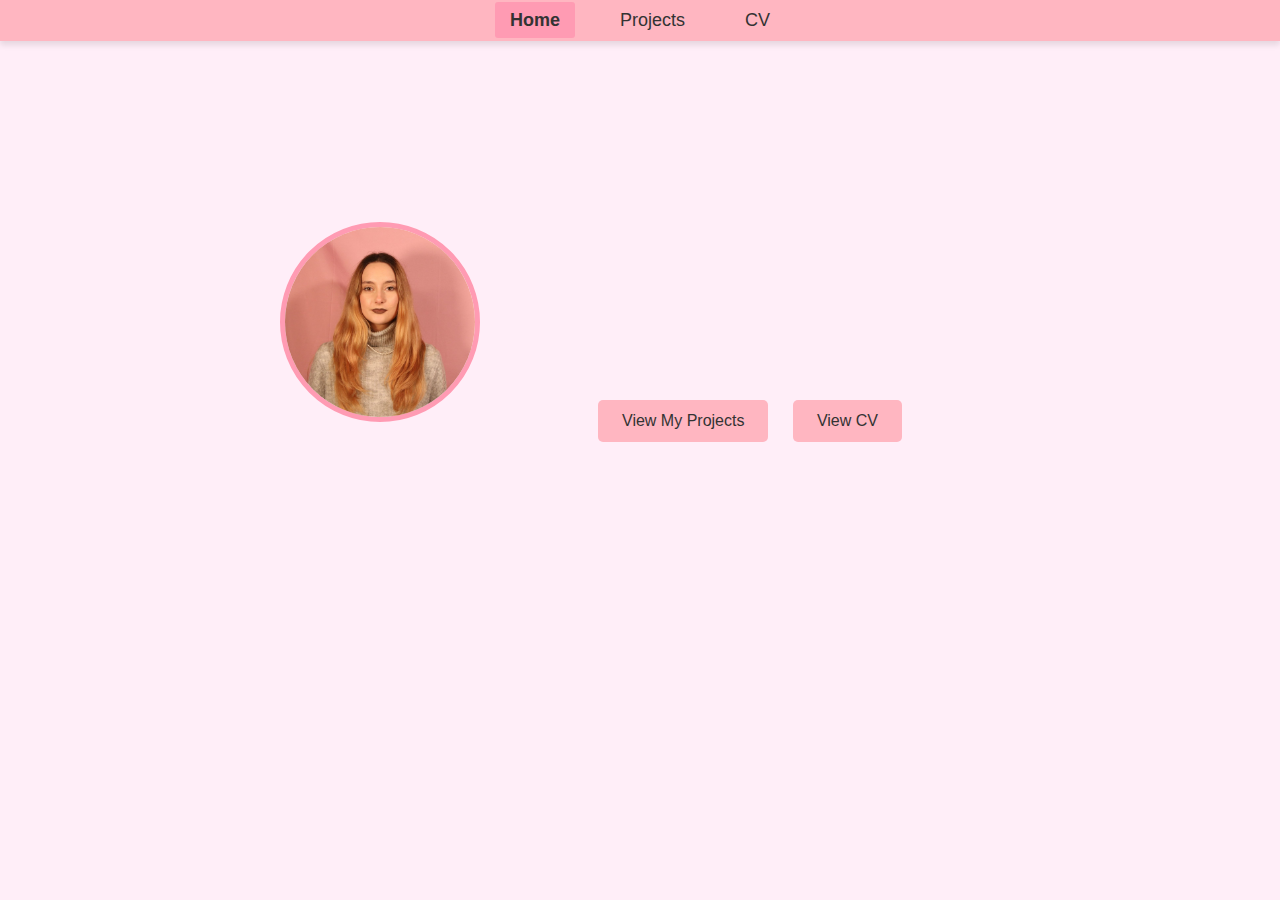
<file: index.html>
<!DOCTYPE html>
<html lang="en">
<head>
  <meta charset="UTF-8" />
  <meta name="viewport" content="width=device-width, initial-scale=1.0" />
  <title>Portfolio - Home</title>
  <link rel="stylesheet" href="styles.css" />
  <script src="script.js" defer></script>
</head>
<body>
  <nav>
    <ul>
      <li><a href="index.html">Home</a></li>
      <li><a href="projects.html">Projects</a></li>
      <li><a href="documents/cv.pdf">CV</a></li>
    </ul>
  </nav>

  <section class="home">
    <div class="profile">
      <img src="images/profile.jpg" alt="Your Name" />
      <div class="text-content">
        <h1 class="animated-text">Hello, I am <span class="name">Theodora Ioana Ionescu</span></h1>
        <p class="animated-subtext">
          Welcome to my portfolio! I am a passionate marketing enthusiast currently studying Creative Business at Breda University of Applied Sciences. 
        </p>
        <div class="buttons">
          <a href="projects.html" class="btn">View My Projects</a>
          <a href="documents/cv.pdf" class="btn">View CV</a>
        </div>
      </div>
    </div>
  </section>
</body>
</html>
</file>
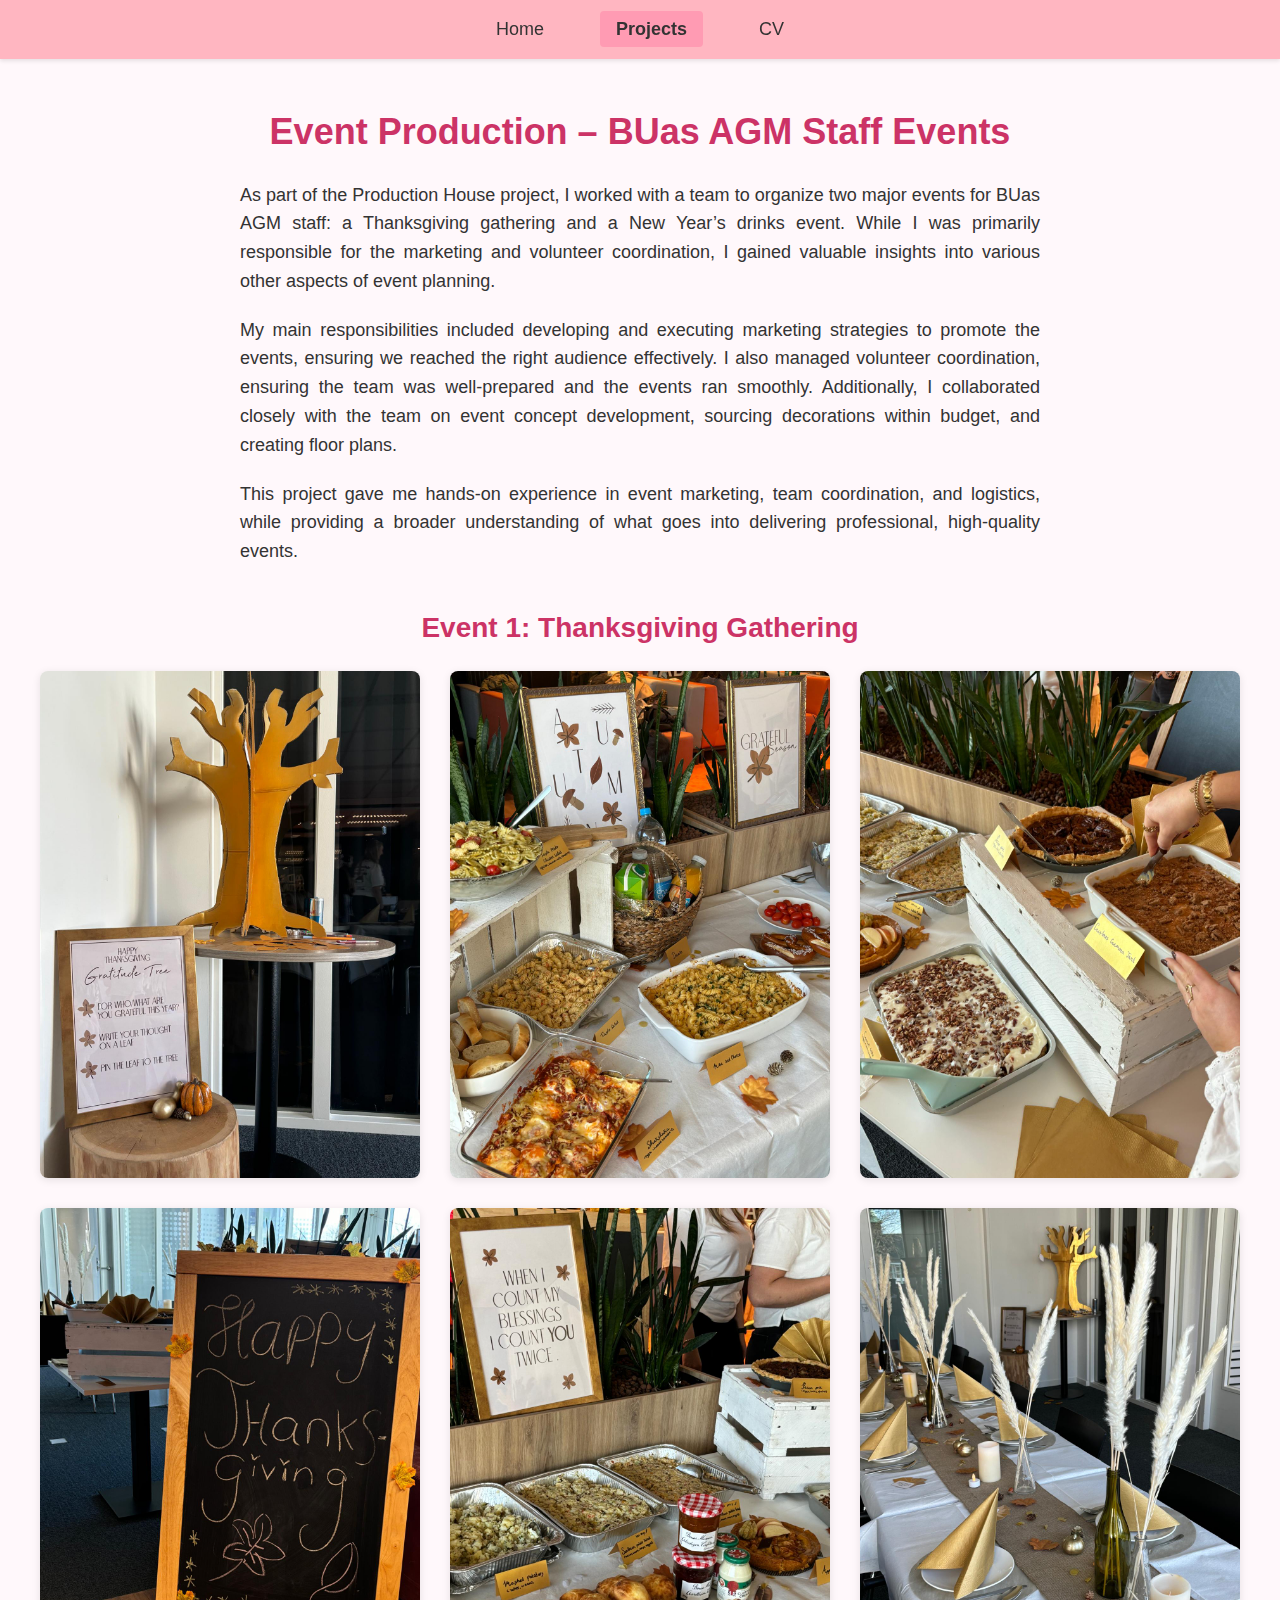
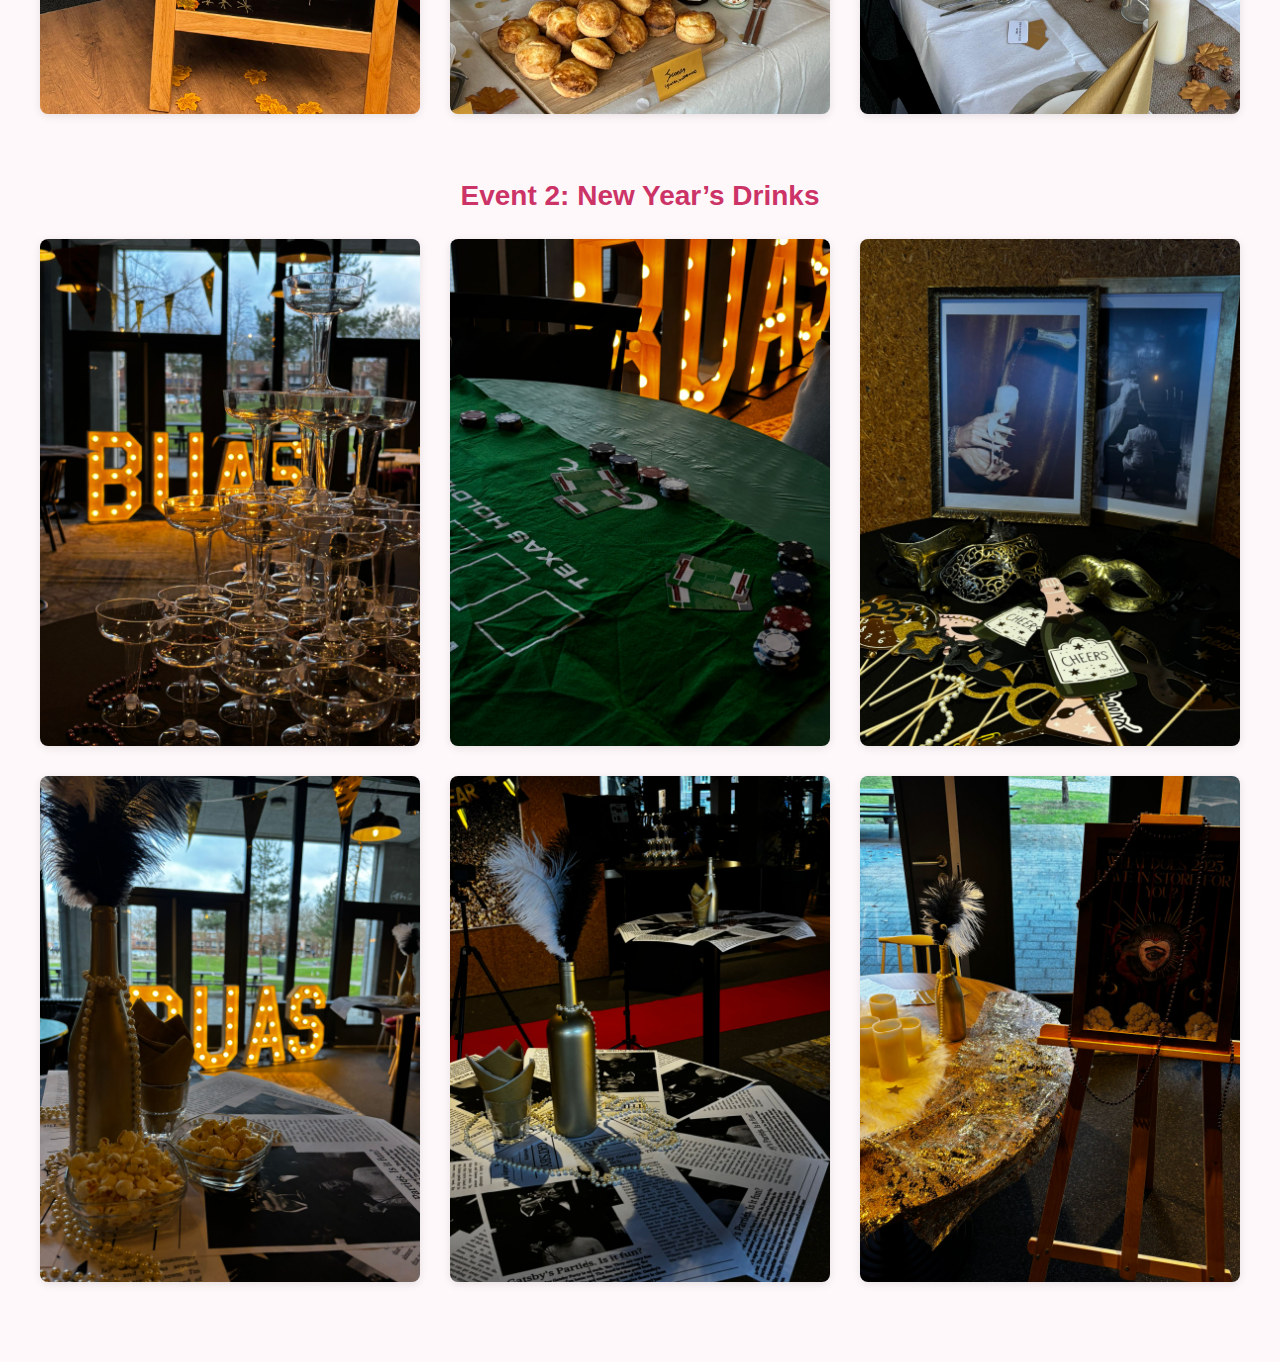
<file: projects-subpages/event-production.html>
<!DOCTYPE html>
<html lang="en">
<head>
  <meta charset="UTF-8" />
  <meta name="viewport" content="width=device-width, initial-scale=1.0" />
  <title>Event Management</title>
  <style>
    /* Global Styles */
    body {
      font-family: 'Helvetica Neue', Helvetica, Arial, sans-serif;
      background: #fff8fb;
      color: #333;
      margin: 0;
      padding: 0;
      line-height: 1.6;
    }
    a {
      text-decoration: none;
      color: inherit;
    }
    /* Navigation */
    nav {
      background: #ffb6c1;
      padding: 15px 0;
      text-align: center;
      position: sticky;
      top: 0;
      width: 100%;
      z-index: 1000;
      box-shadow: 0 2px 4px rgba(0,0,0,0.1);
    }
    nav ul {
      list-style: none;
      margin: 0;
      padding: 0;
      display: inline-flex;
    }
    nav ul li {
      margin: 0 20px;
    }
    nav ul li a {
      font-size: 18px;
      padding: 8px 16px;
      border-radius: 4px;
      transition: background 0.3s ease, transform 0.3s ease;
    }
    nav ul li a:hover,
    nav ul li a.active {
      background: #ff9bb3;
      transform: translateY(-2px);
      font-weight: 600;
    }
    /* Main Content Layout */
    .project4 {
      max-width: 1200px;
      margin: 0 auto;
      padding: 20px;
    }
    .project-text {
      text-align: center;
      margin-bottom: 40px;
    }
    .project-text h1 {
      font-size: 36px;
      margin-bottom: 20px;
      color: #cc3366;
    }
    .project-text p {
      font-size: 18px;
      max-width: 800px;
      margin: 0 auto 20px;
      text-align: justify;
    }
    /* Event Section Styles */
    .event-section {
      margin-bottom: 60px;
    }
    .event-section h2 {
      font-size: 28px;
      color: #cc3366;
      margin-bottom: 20px;
      text-align: center;
    }
    /* Photo Gallery Styles */
    .photo-gallery {
      display: grid;
      grid-template-columns: repeat(auto-fit, minmax(280px, 1fr));
      gap: 30px;
    }
    .photo-item {
      overflow: hidden;
      border-radius: 8px;
      box-shadow: 0 2px 8px rgba(0,0,0,0.1);
      transition: transform 0.3s ease, box-shadow 0.3s ease;
    }
    .photo-item img {
      width: 100%;
      display: block;
      transition: transform 0.3s ease;
    }
    .photo-item:hover {
      transform: translateY(-5px);
      box-shadow: 0 4px 12px rgba(0,0,0,0.2);
    }
    .photo-item:hover img {
      transform: scale(1.05);
    }
    /* Responsive Adjustments */
    @media (max-width: 768px) {
      .project-text h1 {
        font-size: 28px;
      }
      .project-text p {
        font-size: 16px;
      }
      .event-section h2 {
        font-size: 24px;
      }
    }
  </style>
</head>
<body>
  <nav>
    <ul>
      <li><a href="../index.html">Home</a></li>
      <li><a href="../projects.html" class="active">Projects</a></li>
      <li><a href="../documents/cv.pdf">CV</a></li>
    </ul>
  </nav>

  <section class="project4">
    <!-- Introductory Text Section -->
    <div class="project-text">
      <h1>Event Production – BUas AGM Staff Events</h1>
      <p>
        As part of the Production House project, I worked with a team to organize two major events for BUas AGM staff: a Thanksgiving gathering and a New Year’s drinks event. While I was primarily responsible for the marketing and volunteer coordination, I gained valuable insights into various other aspects of event planning.
      </p>
      <p>
        My main responsibilities included developing and executing marketing strategies to promote the events, ensuring we reached the right audience effectively. I also managed volunteer coordination, ensuring the team was well-prepared and the events ran smoothly. Additionally, I collaborated closely with the team on event concept development, sourcing decorations within budget, and creating floor plans.
      </p>
      <p>
        This project gave me hands-on experience in event marketing, team coordination, and logistics, while providing a broader understanding of what goes into delivering professional, high-quality events.
      </p>
    </div>

    <div class="event-section">
        <h2>Event 1: Thanksgiving Gathering</h2>
        <div class="photo-gallery">
            <div class="photo-item">
                <img src="../images/event_images/image-7.jpg" alt="Thanksgiving event image 1">
              </div>
              <div class="photo-item">
                <img src="../images/event_images/image-8.jpg" alt="Thanksgiving event image 2">
              </div>
              <div class="photo-item">
                <img src="../images/event_images/image-9.jpg" alt="Thanksgiving event image 3">
              </div>
              <div class="photo-item">
                <img src="../images/event_images/image-10.jpg" alt="Thanksgiving event image 4">
              </div>
              <div class="photo-item">
                <img src="../images/event_images/image-11.jpg" alt="Thanksgiving event image 5">
              </div>
              <div class="photo-item">
                <img src="../images/event_images/image-12.jpg" alt="Thanksgiving event image 6">
              </div>
        </div>
      </div>

    <!-- Event 1 Section -->
    <div class="event-section">
      <h2>Event 2: New Year’s Drinks</h2>
      <div class="photo-gallery">
        <div class="photo-item">
          <img src="../images/event_images/image-1.jpg" alt="New Year’s event image 1">
        </div>
        <div class="photo-item">
          <img src="../images/event_images/image-2.jpg" alt="New Year’s event image 2">
        </div>
        <div class="photo-item">
          <img src="../images/event_images/image-3.jpg" alt="New Year’s event image 3">
        </div>
        <div class="photo-item">
            <img src="../images/event_images/image-4.jpg" alt="New Year’s event image 4">
          </div>
          <div class="photo-item">
            <img src="../images/event_images/image-5.jpg" alt="New Year’s event image 5">
          </div>
          <div class="photo-item">
            <img src="../images/event_images/image-6.jpg" alt="New Year’s event image 6">
          </div>
      </div>
    </div>
  </section>
</body>
</html>
</file>
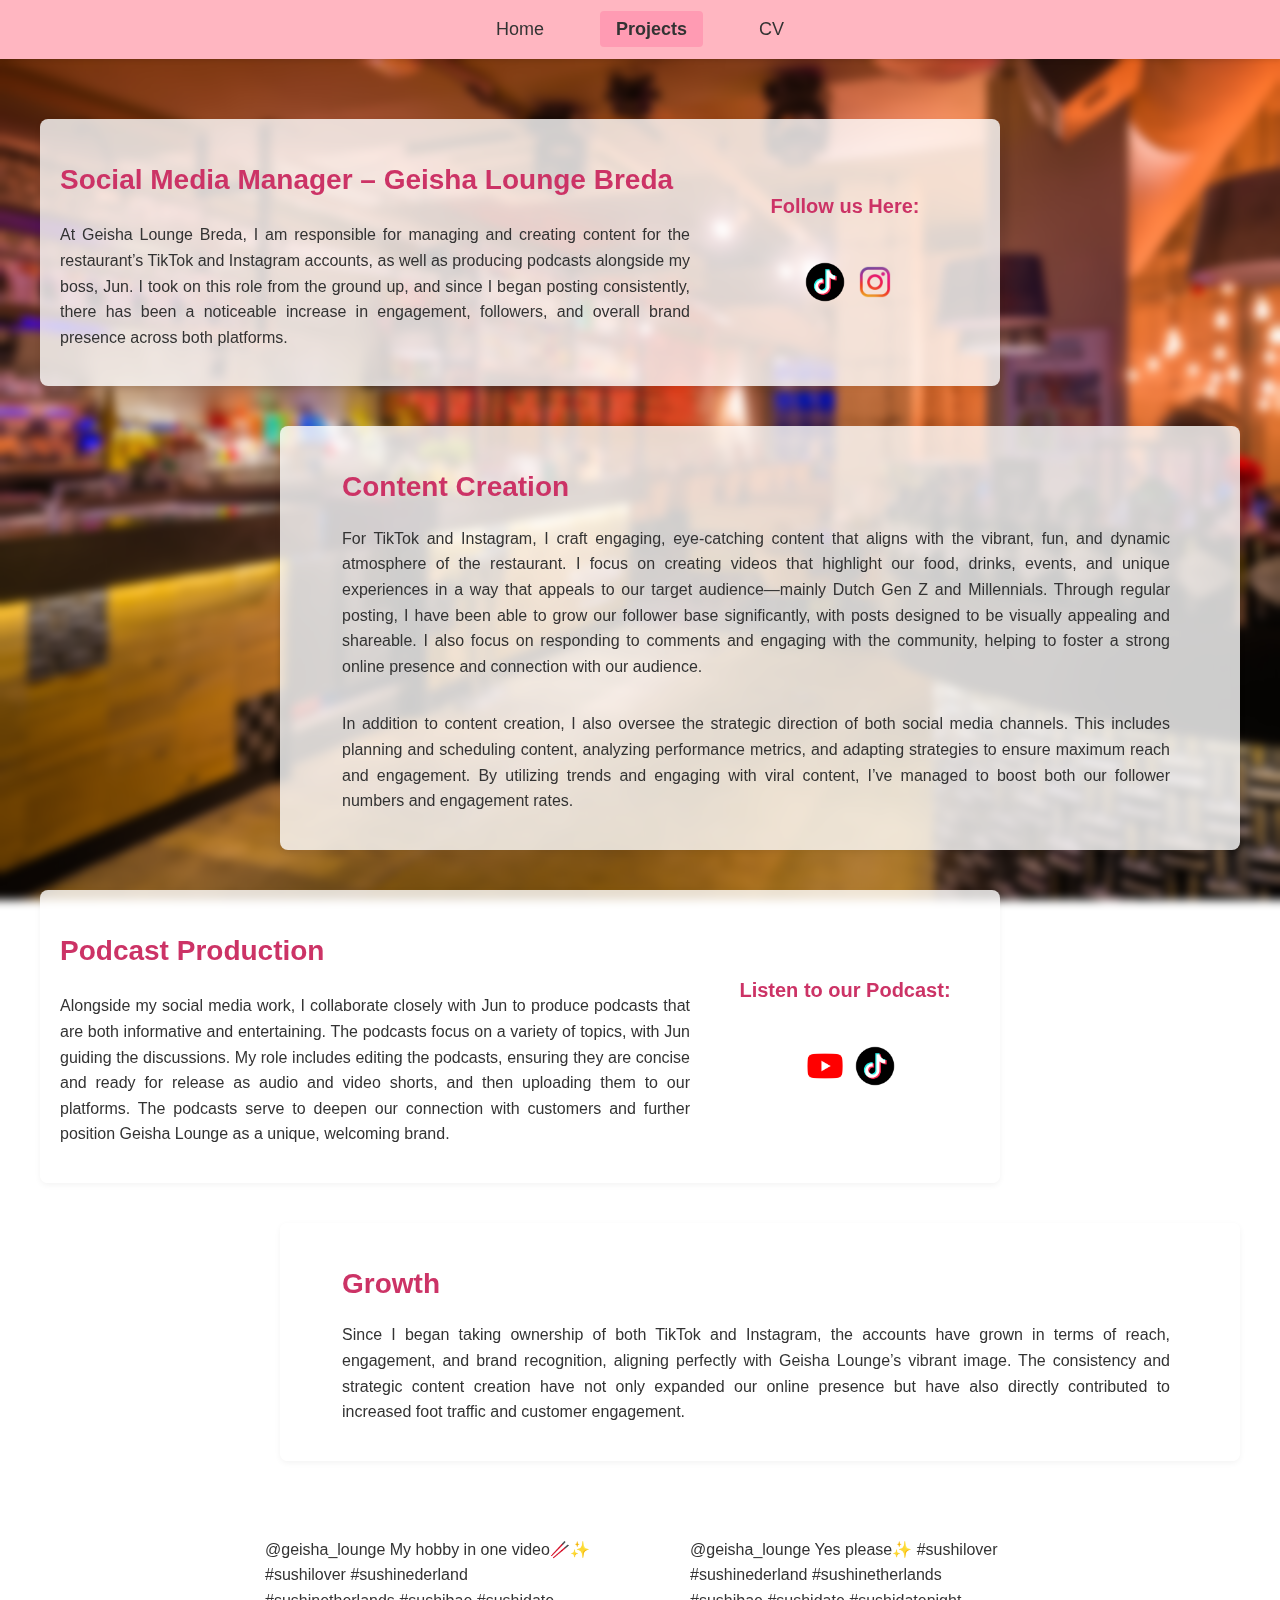
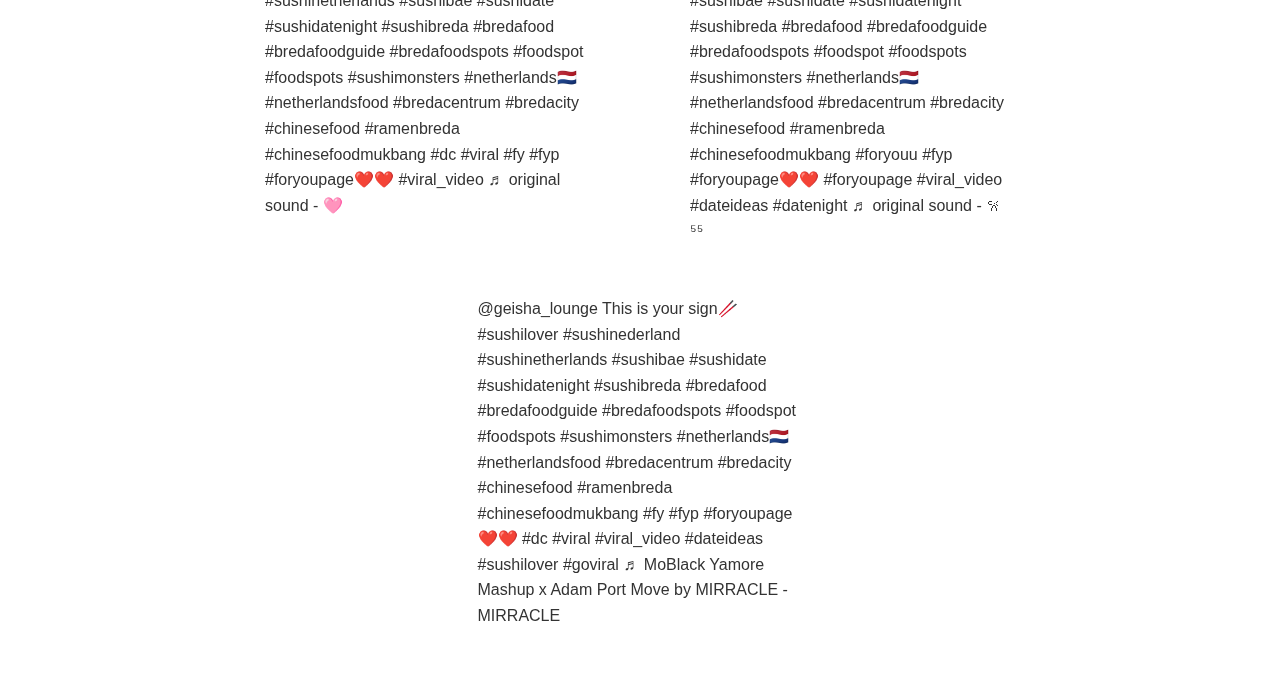
<file: projects-subpages/geisha.html>
<!DOCTYPE html>
<html lang="en">
<head>
  <meta charset="UTF-8" />
  <meta name="viewport" content="width=device-width, initial-scale=1.0"/>
  <title>Social Media Management – Restaurant</title>
  <style>
    body {
      font-family: 'Helvetica Neue', Helvetica, Arial, sans-serif;
      background: url('../images/geisha.jpg') no-repeat center center fixed;
      background-size: cover;
      color: #333;
      margin: 0;
      padding: 0;
      line-height: 1.6;
    }
    a {
      text-decoration: none;
      color: inherit;
    }
    nav {
      background: #ffb6c1;
      padding: 15px 0;
      text-align: center;
      position: sticky;
      top: 0;
      width: 100%;
      z-index: 1000;
      box-shadow: 0 2px 4px rgba(0, 0, 0, 0.1);
    }
    nav ul {
      list-style: none;
      margin: 0;
      padding: 0;
      display: inline-flex;
    }
    nav ul li {
      margin: 0 20px;
    }
    nav ul li a {
      font-size: 18px;
      padding: 8px 16px;
      border-radius: 4px;
      transition: background 0.3s ease, transform 0.3s ease;
    }
    nav ul li a:hover,
    nav ul li a.active {
      background: #ff9bb3;
      transform: translateY(-2px);
      font-weight: 600;
    }
    .project-page {
      display: flex;
      flex-wrap: wrap;
      height: auto;
      padding: 40px;
      backdrop-filter: blur(5px); /* Adds a subtle blur effect to the background */
    }
    .left-box {
      width: 80%;
      padding: 20px;
      margin-top: 20px;
      margin-bottom: 20px;
      box-sizing: border-box;
      background: rgba(255, 255, 255, 0.8); /* White background with opacity */
      border-radius: 8px;
      box-shadow: 0 2px 6px rgba(0, 0, 0, 0.05);
      display: flex; /* Flexbox for layout */
      flex-direction: row; /* Items side by side */
    }

    .left-text-box {
      width: 70%; /* Takes 70% of the parent's width */
      padding-right: 20px; /* Add space between text and social links */
    }

    .left-box h1 {
      font-size: 28px;
      margin-bottom: 20px;
      color: #cc3366;
    }

    .left-box p {
      margin-bottom: 16px;
      text-align: justify;
    }
    .links-box {
      display: flex;
      flex-direction: column; /* Align items vertically */
      align-items: center;
      justify-content: center; /* Center items vertically */
      margin-top: 0px;
      width: 30%
    }
    .links-box h3 {
      font-size: 20px;
      margin-bottom: 10px;
      color: #cc3366;
    }
    .social-links {
      width: 30%; /* Takes 30% of the parent's width */
      display: flex;
      flex-direction: row; /* Align items vertically */
      align-items: center;
      justify-content: flex-start; /* Align items to the left */
      margin-top: 20px;
    }

    .social-links a {
      display: inline-block;
      margin-bottom: 15px; /* Space between icons */
      transition: transform 0.3s ease;
    }

    .social-links a:hover {
      transform: scale(1.1);
    }

    .social-icon {
      width: 40px;
      height: 40px;
      border-radius: 8px;
      padding: 10px;
      padding-left: 0px;
    }
  .right-box {
    width: 80%;
    padding: 20px;
    box-sizing: border-box;
    background: rgba(255, 255, 255, 0.8); /* White background with opacity */
    border-radius: 8px;
    display: flex;
    align-items: center;
    margin-top: 20px;
    margin-bottom: 20px;
    margin-left: auto; /* Aligns the container to the right */
    box-shadow: 0 2px 6px rgba(0, 0, 0, 0.05);
    flex-direction: row-reverse; /* Ensure person is on the right, icons on the left */
  }
  .right-box h1 {
    font-size: 28px;
    margin-bottom: 0px;
    color: #cc3366;
  }
  .right-box p {
    margin-bottom: 16px;
    text-align: justify;
    align-items: flex-end;
  }
  .right-text-box {
    width: 90%; /* Takes 70% of the parent's width */
    padding-right: 50px; /* Add space between text and social links */
    display: flex;
    flex-direction: column; /* Align items vertically */
    justify-content: center; /* Center items vertically */
    align-items: flex-start; /* Align items to the left */
  }
  .video-container {
    width: 100%;
    display: flex;
    flex-wrap: wrap;
    gap: 20px;
    justify-content: center;
    flex-direction: row;
    margin-top: 40px;
  }

  @media (max-width: 768px) {
    .project-text, .video-container {
      width: 100%;
    }
    .project-text h1 {
      font-size: 24px;
    }
  }
  </style>
</head>
<body>
  <nav>
    <ul>
      <li><a href="../index.html">Home</a></li>
      <li><a href="../projects.html" class="active">Projects</a></li>
      <li><a href="../documents/cv.pdf">CV</a></li>
    </ul>
  </nav>

  <section class="project-page">
    <div class="left-box">
      <!-- Text part -->
      <div class="left-text-box">
        <h1>Social Media Manager – Geisha Lounge Breda </h1>
        <p>
          At Geisha Lounge Breda, I am responsible for managing and creating content for the restaurant’s TikTok and Instagram accounts, as well as producing podcasts alongside my boss, Jun. I took on this role from the ground up, and since I began posting consistently, there has been a noticeable increase in engagement, followers, and overall brand presence across both platforms.
        </p>
      </div>
      <!-- Social links part -->
      <div class="links-box">
        <h3>Follow us Here:</h3>
        <div class="social-links">
          <a href="https://www.tiktok.com/@geisha_lounge" target="_blank">
            <img src="../images/icons/tiktok.webp" alt="TikTok" class="social-icon">
          </a>
          <a href="https://www.instagram.com/geishalounge" target="_blank">
            <img src="../images/icons/insta.webp" alt="Instagram" class="social-icon">
          </a>
        </div>
      </div>
    </div>

    <!--Right Box-->
    <div class="right-box">
      <div class="right-text-box">
        <h1>Content Creation</h1>
        <p>
          For TikTok and Instagram, I craft engaging, eye-catching content that aligns with the vibrant, fun, and dynamic atmosphere of the restaurant. I focus on creating videos that highlight our food, drinks, events, and unique experiences in a way that appeals to our target audience—mainly Dutch Gen Z and Millennials. Through regular posting, I have been able to grow our follower base significantly, with posts designed to be visually appealing and shareable. I also focus on responding to comments and engaging with the community, helping to foster a strong online presence and connection with our audience.
        </p>
        <p>
          In addition to content creation, I also oversee the strategic direction of both social media channels. This includes planning and scheduling content, analyzing performance metrics, and adapting strategies to ensure maximum reach and engagement. By utilizing trends and engaging with viral content, I’ve managed to boost both our follower numbers and engagement rates.
        </p>  
      </div>
    </div>

    <!--Left Box-->
    <div class="left-box">
      <div class="left-text-box">
        <h1>Podcast Production</h1>
        <p>
          Alongside my social media work, I collaborate closely with Jun to produce podcasts that are both informative and entertaining. The podcasts focus on a variety of topics, with Jun guiding the discussions. My role includes editing the podcasts, ensuring they are concise and ready for release as audio and video shorts, and then uploading them to our platforms. The podcasts serve to deepen our connection with customers and further position Geisha Lounge as a unique, welcoming brand.
        </p>
      </div>
      <div class="links-box">
        <h3>Listen to our Podcast:</h3>
        <div class="social-links">
          <a href="https://youtube.com/@juneinsightfully" target="_blank">
            <img src="../images/icons/youtube.png" alt="YouTube" class="social-icon">
          </a>
          <a href="https://www.tiktok.com/@june_insightfully">
            <img src="../images/icons/tiktok.webp" alt="TikTok" class="social-icon">
          </a>
        </div>
      </div>
    </div>


      <!--Right Box-->
      <div class="right-box">
        <div class="right-text-box">
          <h1>Growth</h1>
          <p>
            Since I began taking ownership of both TikTok and Instagram, the accounts have grown in terms of reach, engagement, and brand recognition, aligning perfectly with Geisha Lounge’s vibrant image. The consistency and strategic content creation have not only expanded our online presence but have also directly contributed to increased foot traffic and customer engagement.
          </p> 
        </div>
      </div>

    <div class="video-container">
      <blockquote class="tiktok-embed" cite="https://www.tiktok.com/@geisha_lounge/video/7481779403677125910" data-video-id="7481779403677125910" style="max-width: 325px;min-width: 325px;" > <section> <a target="_blank" title="@geisha_lounge" href="https://www.tiktok.com/@geisha_lounge?refer=embed">@geisha_lounge</a> My hobby in one video🥢✨ <a title="sushilover" target="_blank" href="https://www.tiktok.com/tag/sushilover?refer=embed">#sushilover</a> <a title="sushinederland" target="_blank" href="https://www.tiktok.com/tag/sushinederland?refer=embed">#sushinederland</a> <a title="sushinetherlands" target="_blank" href="https://www.tiktok.com/tag/sushinetherlands?refer=embed">#sushinetherlands</a> <a title="sushibae" target="_blank" href="https://www.tiktok.com/tag/sushibae?refer=embed">#sushibae</a> <a title="sushidate" target="_blank" href="https://www.tiktok.com/tag/sushidate?refer=embed">#sushidate</a> <a title="sushidatenight" target="_blank" href="https://www.tiktok.com/tag/sushidatenight?refer=embed">#sushidatenight</a> <a title="sushibreda" target="_blank" href="https://www.tiktok.com/tag/sushibreda?refer=embed">#sushibreda</a> <a title="bredafood" target="_blank" href="https://www.tiktok.com/tag/bredafood?refer=embed">#bredafood</a> <a title="bredafoodguide" target="_blank" href="https://www.tiktok.com/tag/bredafoodguide?refer=embed">#bredafoodguide</a> <a title="bredafoodspots" target="_blank" href="https://www.tiktok.com/tag/bredafoodspots?refer=embed">#bredafoodspots</a> <a title="foodspot" target="_blank" href="https://www.tiktok.com/tag/foodspot?refer=embed">#foodspot</a> <a title="foodspots" target="_blank" href="https://www.tiktok.com/tag/foodspots?refer=embed">#foodspots</a> <a title="sushimonsters" target="_blank" href="https://www.tiktok.com/tag/sushimonsters?refer=embed">#sushimonsters</a> <a title="netherlands🇳🇱" target="_blank" href="https://www.tiktok.com/tag/netherlands%F0%9F%87%B3%F0%9F%87%B1?refer=embed">#netherlands🇳🇱</a> <a title="netherlandsfood" target="_blank" href="https://www.tiktok.com/tag/netherlandsfood?refer=embed">#netherlandsfood</a> <a title="bredacentrum" target="_blank" href="https://www.tiktok.com/tag/bredacentrum?refer=embed">#bredacentrum</a> <a title="bredacity" target="_blank" href="https://www.tiktok.com/tag/bredacity?refer=embed">#bredacity</a> <a title="chinesefood" target="_blank" href="https://www.tiktok.com/tag/chinesefood?refer=embed">#chinesefood</a> <a title="ramenbreda" target="_blank" href="https://www.tiktok.com/tag/ramenbreda?refer=embed">#ramenbreda</a> <a title="chinesefoodmukbang" target="_blank" href="https://www.tiktok.com/tag/chinesefoodmukbang?refer=embed">#chinesefoodmukbang</a> <a title="dc" target="_blank" href="https://www.tiktok.com/tag/dc?refer=embed">#dc</a> <a title="viral" target="_blank" href="https://www.tiktok.com/tag/viral?refer=embed">#viral</a> <a title="fy" target="_blank" href="https://www.tiktok.com/tag/fy?refer=embed">#fy</a> <a title="fyp" target="_blank" href="https://www.tiktok.com/tag/fyp?refer=embed">#fyp</a> <a title="foryoupage❤️❤️" target="_blank" href="https://www.tiktok.com/tag/foryoupage%E2%9D%A4%EF%B8%8F%E2%9D%A4%EF%B8%8F?refer=embed">#foryoupage❤️❤️</a> <a title="viral_video" target="_blank" href="https://www.tiktok.com/tag/viral_video?refer=embed">#viral_video</a> <a target="_blank" title="♬ original sound - 🩷" href="https://www.tiktok.com/music/original-sound-7417368060790606609?refer=embed">♬ original sound - 🩷</a> </section> </blockquote> <script async src="https://www.tiktok.com/embed.js"></script>
      <blockquote class="tiktok-embed" cite="https://www.tiktok.com/@geisha_lounge/video/7480293173101595926" data-video-id="7480293173101595926" style="max-width: 325px;min-width: 325px;" > <section> <a target="_blank" title="@geisha_lounge" href="https://www.tiktok.com/@geisha_lounge?refer=embed">@geisha_lounge</a> Yes please✨ <a title="sushilover" target="_blank" href="https://www.tiktok.com/tag/sushilover?refer=embed">#sushilover</a> <a title="sushinederland" target="_blank" href="https://www.tiktok.com/tag/sushinederland?refer=embed">#sushinederland</a> <a title="sushinetherlands" target="_blank" href="https://www.tiktok.com/tag/sushinetherlands?refer=embed">#sushinetherlands</a> <a title="sushibae" target="_blank" href="https://www.tiktok.com/tag/sushibae?refer=embed">#sushibae</a> <a title="sushidate" target="_blank" href="https://www.tiktok.com/tag/sushidate?refer=embed">#sushidate</a> <a title="sushidatenight" target="_blank" href="https://www.tiktok.com/tag/sushidatenight?refer=embed">#sushidatenight</a> <a title="sushibreda" target="_blank" href="https://www.tiktok.com/tag/sushibreda?refer=embed">#sushibreda</a> <a title="bredafood" target="_blank" href="https://www.tiktok.com/tag/bredafood?refer=embed">#bredafood</a> <a title="bredafoodguide" target="_blank" href="https://www.tiktok.com/tag/bredafoodguide?refer=embed">#bredafoodguide</a> <a title="bredafoodspots" target="_blank" href="https://www.tiktok.com/tag/bredafoodspots?refer=embed">#bredafoodspots</a> <a title="foodspot" target="_blank" href="https://www.tiktok.com/tag/foodspot?refer=embed">#foodspot</a> <a title="foodspots" target="_blank" href="https://www.tiktok.com/tag/foodspots?refer=embed">#foodspots</a> <a title="sushimonsters" target="_blank" href="https://www.tiktok.com/tag/sushimonsters?refer=embed">#sushimonsters</a> <a title="netherlands🇳🇱" target="_blank" href="https://www.tiktok.com/tag/netherlands%F0%9F%87%B3%F0%9F%87%B1?refer=embed">#netherlands🇳🇱</a> <a title="netherlandsfood" target="_blank" href="https://www.tiktok.com/tag/netherlandsfood?refer=embed">#netherlandsfood</a> <a title="bredacentrum" target="_blank" href="https://www.tiktok.com/tag/bredacentrum?refer=embed">#bredacentrum</a> <a title="bredacity" target="_blank" href="https://www.tiktok.com/tag/bredacity?refer=embed">#bredacity</a> <a title="chinesefood" target="_blank" href="https://www.tiktok.com/tag/chinesefood?refer=embed">#chinesefood</a> <a title="ramenbreda" target="_blank" href="https://www.tiktok.com/tag/ramenbreda?refer=embed">#ramenbreda</a> <a title="chinesefoodmukbang" target="_blank" href="https://www.tiktok.com/tag/chinesefoodmukbang?refer=embed">#chinesefoodmukbang</a> <a title="foryouu" target="_blank" href="https://www.tiktok.com/tag/foryouu?refer=embed">#foryouu</a> <a title="fyp" target="_blank" href="https://www.tiktok.com/tag/fyp?refer=embed">#fyp</a> <a title="foryoupage❤️❤️" target="_blank" href="https://www.tiktok.com/tag/foryoupage%E2%9D%A4%EF%B8%8F%E2%9D%A4%EF%B8%8F?refer=embed">#foryoupage❤️❤️</a> <a title="foryoupagе" target="_blank" href="https://www.tiktok.com/tag/foryoupag%D0%B5?refer=embed">#foryoupagе</a> <a title="viral_video" target="_blank" href="https://www.tiktok.com/tag/viral_video?refer=embed">#viral_video</a> <a title="dateideas" target="_blank" href="https://www.tiktok.com/tag/dateideas?refer=embed">#dateideas</a> <a title="datenight" target="_blank" href="https://www.tiktok.com/tag/datenight?refer=embed">#datenight</a> <a target="_blank" title="♬ original sound - 𐙚 ⁵⁵" href="https://www.tiktok.com/music/original-sound-7322179123712789280?refer=embed">♬ original sound - 𐙚 ⁵⁵</a> </section> </blockquote> <script async src="https://www.tiktok.com/embed.js"></script>
      <blockquote class="tiktok-embed" cite="https://www.tiktok.com/@geisha_lounge/video/7482886643246976278" data-video-id="7482886643246976278" style="max-width: 325px;min-width: 325px;" > <section> <a target="_blank" title="@geisha_lounge" href="https://www.tiktok.com/@geisha_lounge?refer=embed">@geisha_lounge</a> This is your sign🥢 <a title="sushilover" target="_blank" href="https://www.tiktok.com/tag/sushilover?refer=embed">#sushilover</a> <a title="sushinederland" target="_blank" href="https://www.tiktok.com/tag/sushinederland?refer=embed">#sushinederland</a> <a title="sushinetherlands" target="_blank" href="https://www.tiktok.com/tag/sushinetherlands?refer=embed">#sushinetherlands</a> <a title="sushibae" target="_blank" href="https://www.tiktok.com/tag/sushibae?refer=embed">#sushibae</a> <a title="sushidate" target="_blank" href="https://www.tiktok.com/tag/sushidate?refer=embed">#sushidate</a> <a title="sushidatenight" target="_blank" href="https://www.tiktok.com/tag/sushidatenight?refer=embed">#sushidatenight</a> <a title="sushibreda" target="_blank" href="https://www.tiktok.com/tag/sushibreda?refer=embed">#sushibreda</a> <a title="bredafood" target="_blank" href="https://www.tiktok.com/tag/bredafood?refer=embed">#bredafood</a> <a title="bredafoodguide" target="_blank" href="https://www.tiktok.com/tag/bredafoodguide?refer=embed">#bredafoodguide</a> <a title="bredafoodspots" target="_blank" href="https://www.tiktok.com/tag/bredafoodspots?refer=embed">#bredafoodspots</a> <a title="foodspot" target="_blank" href="https://www.tiktok.com/tag/foodspot?refer=embed">#foodspot</a> <a title="foodspots" target="_blank" href="https://www.tiktok.com/tag/foodspots?refer=embed">#foodspots</a> <a title="sushimonsters" target="_blank" href="https://www.tiktok.com/tag/sushimonsters?refer=embed">#sushimonsters</a> <a title="netherlands🇳🇱" target="_blank" href="https://www.tiktok.com/tag/netherlands%F0%9F%87%B3%F0%9F%87%B1?refer=embed">#netherlands🇳🇱</a> <a title="netherlandsfood" target="_blank" href="https://www.tiktok.com/tag/netherlandsfood?refer=embed">#netherlandsfood</a> <a title="bredacentrum" target="_blank" href="https://www.tiktok.com/tag/bredacentrum?refer=embed">#bredacentrum</a> <a title="bredacity" target="_blank" href="https://www.tiktok.com/tag/bredacity?refer=embed">#bredacity</a> <a title="chinesefood" target="_blank" href="https://www.tiktok.com/tag/chinesefood?refer=embed">#chinesefood</a> <a title="ramenbreda" target="_blank" href="https://www.tiktok.com/tag/ramenbreda?refer=embed">#ramenbreda</a> <a title="chinesefoodmukbang" target="_blank" href="https://www.tiktok.com/tag/chinesefoodmukbang?refer=embed">#chinesefoodmukbang</a> <a title="fy" target="_blank" href="https://www.tiktok.com/tag/fy?refer=embed">#fy</a> <a title="fyp" target="_blank" href="https://www.tiktok.com/tag/fyp?refer=embed">#fyp</a> <a title="foryoupage❤️❤️" target="_blank" href="https://www.tiktok.com/tag/foryoupage%E2%9D%A4%EF%B8%8F%E2%9D%A4%EF%B8%8F?refer=embed">#foryoupage❤️❤️</a> <a title="dc" target="_blank" href="https://www.tiktok.com/tag/dc?refer=embed">#dc</a> <a title="viral" target="_blank" href="https://www.tiktok.com/tag/viral?refer=embed">#viral</a> <a title="viral_video" target="_blank" href="https://www.tiktok.com/tag/viral_video?refer=embed">#viral_video</a> <a title="dateideas" target="_blank" href="https://www.tiktok.com/tag/dateideas?refer=embed">#dateideas</a> <a title="sushilover" target="_blank" href="https://www.tiktok.com/tag/sushilover?refer=embed">#sushilover</a> <a title="goviral" target="_blank" href="https://www.tiktok.com/tag/goviral?refer=embed">#goviral</a> <a target="_blank" title="♬ MoBlack Yamore Mashup x Adam Port Move by MIRRACLE - MIRRACLE" href="https://www.tiktok.com/music/MoBlack-Yamore-Mashup-x-Adam-Port-Move-by-MIRRACLE-7403456152661330720?refer=embed">♬ MoBlack Yamore Mashup x Adam Port Move by MIRRACLE - MIRRACLE</a> </section> </blockquote> <script async src="https://www.tiktok.com/embed.js"></script>
    </div>
  </section>
</body>
</html>
</file>
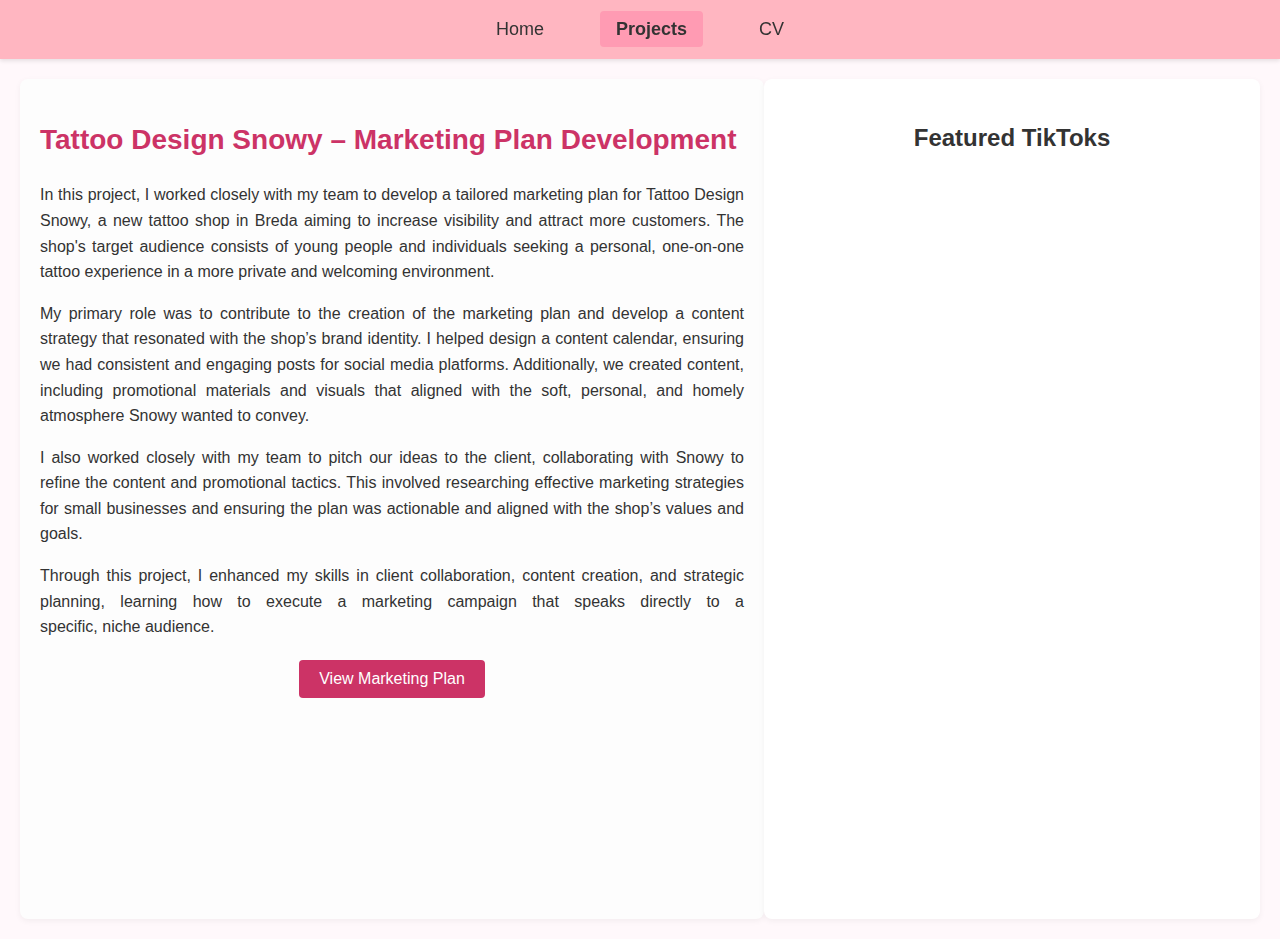
<file: projects-subpages/snowy-tattos.html>
<!DOCTYPE html>
<html lang="en">
<head>
  <meta charset="UTF-8" />
  <meta name="viewport" content="width=device-width, initial-scale=1.0" />
  <title>Social Media Management – Project Details</title>
  <style>
    /* Global Styles */
    body {
      font-family: 'Helvetica Neue', Helvetica, Arial, sans-serif;
      background: #fff8fb;
      color: #333;
      margin: 0;
      padding: 0;
      line-height: 1.6;
    }
    a {
      text-decoration: none;
      color: inherit;
    }

    /* Navigation */
    nav {
      background: #ffb6c1;
      padding: 15px 0;
      text-align: center;
      position: sticky;
      top: 0;
      width: 100%;
      z-index: 1000;
      box-shadow: 0 2px 4px rgba(0, 0, 0, 0.1);
    }
    nav ul {
      list-style: none;
      margin: 0;
      padding: 0;
      display: inline-flex;
    }
    nav ul li {
      margin: 0 20px;
    }
    nav ul li a {
      font-size: 18px;
      padding: 8px 16px;
      border-radius: 4px;
      transition: background 0.3s ease, transform 0.3s ease;
    }
    nav ul li a:hover,
    nav ul li a.active {
      background: #ff9bb3;
      transform: translateY(-2px);
      font-weight: 600;
    }

    /* Main Content Layout for the Project */
    .project-details {
      display: flex;
      height: calc(100vh - 60px);
      flex-wrap: wrap;
      padding: 20px;
    }

    /* Text Box for Project Details */
    .project-text {
      width: 60%;
      padding: 20px;
      overflow-y: auto;
      box-sizing: border-box;
      background: #fdfdfd;
      box-shadow: 0 2px 6px rgba(0, 0, 0, 0.05);
      border-radius: 8px;
    }
    .project-text h1 {
      font-size: 28px;
      margin-bottom: 20px;
      color: #cc3366;
    }
    .project-text p {
      margin-bottom: 16px;
      text-align: justify;
    }

    /* Button Styles */
    .marketing-button {
      display: block;
      margin: 0px auto;
      margin-top: 20px;
      padding: 10px 20px;
      font-size: 16px;
      background-color: #cc3366;
      color: #fff;
      border: none;
      border-radius: 4px;
      cursor: pointer;
      transition: background 0.3s ease, transform 0.3s ease;
    }
    .marketing-button:hover {
      background-color: #b22a5b;
      transform: translateY(-2px);
    }

    /* TikTok Video Container */
    .tiktok-container {
      width: 40%;
      padding: 20px;
      box-sizing: border-box;
      background: #fff;
      box-shadow: 0 2px 6px rgba(0, 0, 0, 0.05);
      border-radius: 8px;
      display: flex;
      flex-direction: column;
      justify-content: space-between;
      align-items: center;
    }
    .tiktok-container iframe {
      margin-bottom: 20px;
      border-radius: 8px;
    }

    /* Responsive Adjustments */
    @media (max-width: 768px) {
      nav ul li { margin: 0 10px; }
      .project-text, .tiktok-container {
        width: 100%;
        height: auto;
        margin-bottom: 20px;
      }
      .project-text h1 { font-size: 24px; }
      .project-details {
        flex-direction: column;
      }
    }
  </style>
</head>
<body>
  <nav>
    <ul>
      <li><a href="../index.html">Home</a></li>
      <li><a href="../projects.html" class="active">Projects</a></li>
      <li><a href="../documents/cv.pdf">CV</a></li>
    </ul>
  </nav>

  <section class="project-details">
    <!-- Project Text Box -->
    <div class="project-text">
      <h1>Tattoo Design Snowy – Marketing Plan Development</h1>
    <p>
    In this project, I worked closely with my team to develop a tailored marketing plan for Tattoo Design Snowy, a new tattoo shop in Breda aiming to increase visibility and attract more customers. The shop's target audience consists of young people and individuals seeking a personal, one-on-one tattoo experience in a more private and welcoming environment.
    </p>
    <p>
    My primary role was to contribute to the creation of the marketing plan and develop a content strategy that resonated with the shop’s brand identity. I helped design a content calendar, ensuring we had consistent and engaging posts for social media platforms. Additionally, we created content, including promotional materials and visuals that aligned with the soft, personal, and homely atmosphere Snowy wanted to convey.
    </p>
    <p>
    I also worked closely with my team to pitch our ideas to the client, collaborating with Snowy to refine the content and promotional tactics. This involved researching effective marketing strategies for small businesses and ensuring the plan was actionable and aligned with the shop’s values and goals.
    </p>
    <p>
    Through this project, I enhanced my skills in client collaboration, content creation, and strategic planning, learning how to execute a marketing campaign that speaks directly to a specific, niche audience.
    </p>
      <button class="marketing-button">
        <a href="../documents/snowy-marketing-plan.pdf" target="_blank">View Marketing Plan</a>
      </button>
    </div>

    <!-- TikTok Videos Section -->
    <div class="tiktok-container">
      <h2>Featured TikToks</h2>
      <!-- Embed TikTok Videos -->
      <iframe src="https://www.tiktok.com/embed/yourvideoid1" width="325" height="580" frameborder="0" allow="autoplay; encrypted-media;" allowfullscreen></iframe>
    </div>
  </section>
</body>
</html>
</file>
<file: styles.css>
/* Global Styles */
* {
  box-sizing: border-box;
  margin: 0;
  padding: 0;
}

body {
  font-family: Arial, sans-serif;
  background: #ffeef8; /* Light pink background */
  color: #333;
  transition: background 0.5s ease-in-out;
}

/* Navbar */
nav {
  background: #ffb6c1; /* Light pink */
  padding: 10px 0;
  text-align: center;
  position: sticky;
  top: 0;
  width: 100%;
  z-index: 1000;
  box-shadow: 0px 4px 6px rgba(0, 0, 0, 0.1);
}

nav ul {
  list-style: none;
  padding: 0;
  margin: 0;
  display: flex;
  justify-content: center;
}

nav ul li {
  margin: 0 15px;
}

nav ul li a {
  color: #333;
  text-decoration: none;
  font-size: 18px;
  padding: 8px 15px;
  border-radius: 3px;
  transition: background 0.3s ease-in-out;
}

nav ul li a.active,
nav ul li a:hover {
  background: #ff9bb3; /* Slightly darker pink */
  font-weight: bold;
}

/* Home Page */
.home {
  text-align: center;
  padding: 100px 20px;
}

/* Profile Section */
.profile {
  display: flex;
  align-items: center;
  justify-content: center;
  flex-wrap: wrap;
  gap: 20px;
  padding: 50px 20px;
}

.profile img {
  width: 200px;
  height: 200px;
  border-radius: 50%;
  object-fit: cover;
  border: 5px solid #ff9bb3; /* Light pink border */
}

.text-content {
  max-width: 500px;
  text-align: center;
}

/* Animated Text */

@keyframes fadeIn {
  0% { opacity: 0; transform: translateY(20px); }
  100% { opacity: 1; transform: translateY(0); }
}

.animated-text {
  font-size: 48px;
  font-weight: bold;
  opacity: 0;
  animation: fadeIn 2s forwards;
}

.name {
  color: #ff6f91; /* Highlighted text */
}

.animated-subtext {
  font-size: 20px;
  opacity: 0;
  animation: fadeIn 2s forwards;
  animation-delay: 0.4s;
  margin-top: 20px;
}

/* Button Styles */
.btn {
  display: inline-block;
  margin: 10px;
  padding: 12px 24px;
  background: #ffb6c1;
  color: #333;
  text-decoration: none;
  border-radius: 5px;
  font-size: 16px;
  transition: transform 0.2s ease, box-shadow 0.2s ease;
}

.btn:hover {
  transform: translateY(-4px);
  box-shadow: 0 6px 12px rgba(0, 0, 0, 0.2);
}

/* Projects Section */
.projects {
  padding: 40px 20px;
  text-align: center;
  position: relative;
  transition: background 0.5s ease-in-out;
}

.project {
  display: flex;
  align-items: center;
  justify-content: center;
  background: white;
  padding: 20px;
  margin: 20px auto;
  border-radius: 8px;
  box-shadow: 0 4px 10px rgba(0, 0, 0, 0.1);
  max-width: 800px;
  transition: transform 0.2s ease, box-shadow 0.2s ease, opacity 0.5s ease-in-out;
}

.project:hover {
  transform: translateY(-5px);
  box-shadow: 0 8px 16px rgba(0, 0, 0, 0.2);
}

.project img {
  width: 150px;
  height: 150px;
  border-radius: 8px;
  object-fit: cover;
  margin-right: 20px;
}

.project-text {
  text-align: left;
  flex: 1;
}

.project h3 {
  margin: 0;
  font-size: 22px;
}

.project p {
  margin: 10px 0;
  font-size: 16px;
}

.project:hover ~ .project {
  opacity: 0.3;
}

.projects.hovered {
  background-size: cover;
  background-position: center;
}

/* Responsive Adjustments */
@media (max-width: 768px) {
  .project {
    flex-direction: column;
    text-align: center;
  }

  .project img {
    margin-bottom: 10px;
    margin-right: 0;
  }
}
</file>
